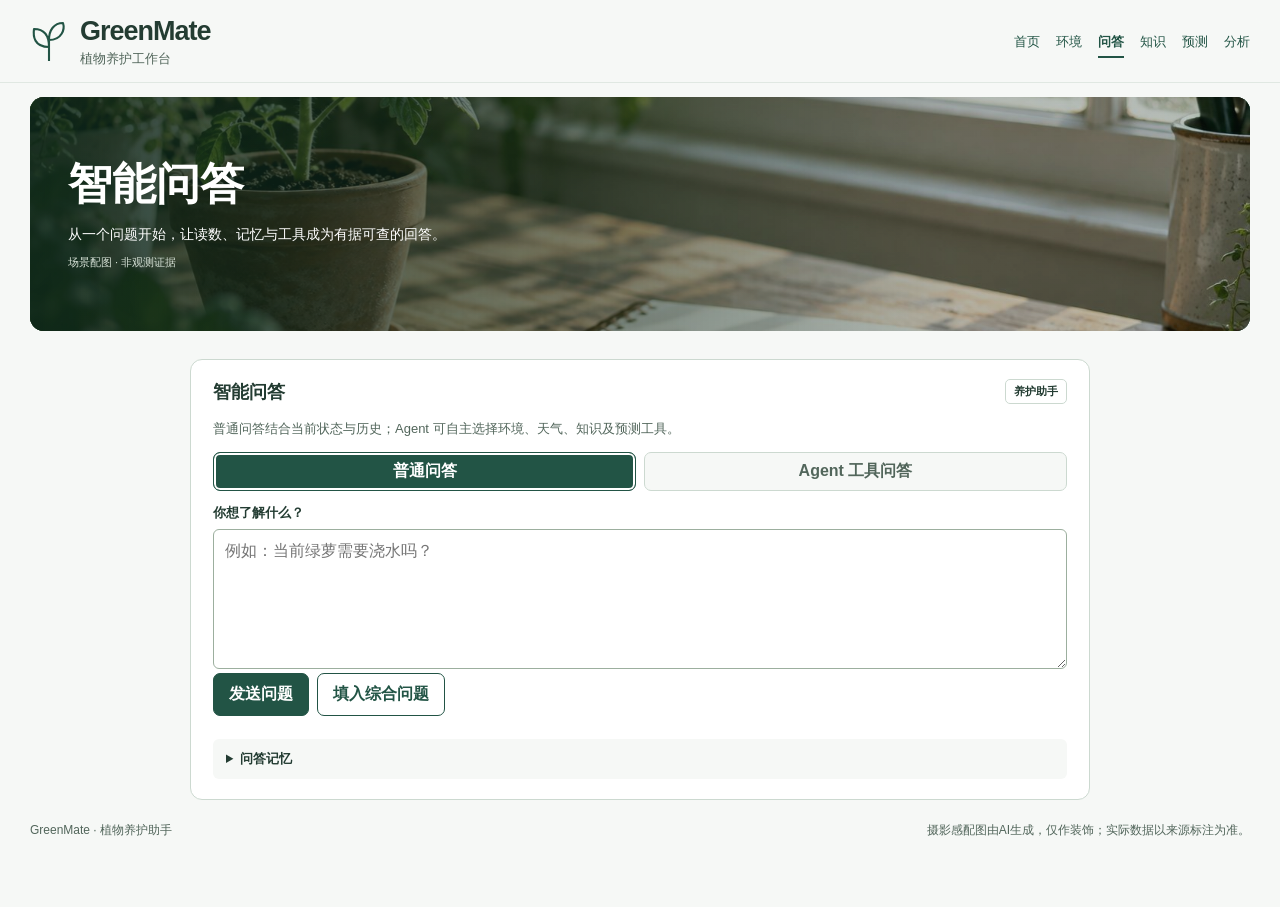
<file: conversation.html>
<!doctype html>
<html lang="zh-CN"><head><meta charset="utf-8"><meta name="viewport" content="width=device-width,initial-scale=1"><title>智能问答 · GreenMate</title><link rel="stylesheet" href="/static/app.css"><script src="/static/app.js" defer></script><script src="/static/conversation.js" defer></script></head><body class="page-conversation"><header class="site-head"><div class="head-inner"><a class="brand" href="/" aria-label="GreenMate 首页"><svg class="mark" viewBox="0 0 38 44" aria-hidden="true"><path d="M19 41V16M19 27C4 27 3 16 4 9c10 0 15 6 15 18ZM19 20C32 20 35 9 33 3c-9 0-14 7-14 17Z" fill="none" stroke="currentColor" stroke-width="2.1" stroke-linejoin="round"/></svg><div><span class="brand-name">GreenMate</span><p class="subtitle">植物养护工作台</p></div></a><nav aria-label="页面导航"><a href="/">首页</a><a href="/environment">环境</a><a href="/conversation" aria-current="page">问答</a><a href="/knowledge">知识</a><a href="/prediction">预测</a><a href="/analysis">分析</a></nav></div></header><main><section class="page-banner"><div class="photo "><img src="/assets/img/scene-conversation.jpg" width="1600" height="1000" loading="lazy" decoding="async" alt="窗边木桌上的空白笔记、铅笔与番茄苗" onerror="this.closest('.photo')?.classList.add('img-fallback')"><svg class="photo-fallback" viewBox="0 0 100 100" fill="none" stroke="currentColor" stroke-width="1.5" aria-hidden="true"><path d="M50 88V30M50 57C20 57 19 36 23 22c22 0 27 16 27 35ZM50 44C77 44 82 21 76 10 56 12 50 24 50 44Z"/></svg></div><div class="banner-copy"><h1>智能问答</h1><p>从一个问题开始，让读数、记忆与工具成为有据可查的回答。</p><span>场景配图 · 非观测证据</span></div></section><div class="page-content"><section class="card chat-card" id="conversation" aria-labelledby="conversation-title"><div class="card-head"><h2 id="conversation-title">智能问答</h2><span class="badge">养护助手</span></div><div class="card-body"><p class="description">普通问答结合当前状态与历史；Agent 可自主选择环境、天气、知识及预测工具。</p><div class="mode-tabs" role="group" aria-label="问答方式"><button id="mode-ask" type="button" aria-pressed="true">普通问答</button><button id="mode-agent" type="button" aria-pressed="false">Agent 工具问答</button></div><form id="ask-form"><label for="question">你想了解什么？</label><textarea id="question" name="question" maxlength="2000" required placeholder="例如：当前绿萝需要浇水吗？"></textarea><div class="actions"><button id="ask-button" type="submit">发送问题</button><button id="example-question" class="secondary" type="button">填入综合问题</button></div></form><p class="notice" id="ask-status" role="status" aria-live="polite"></p><div id="answer-evidence" class="badges" aria-label="回答证据类型"></div><div id="answer" class="answer" aria-live="polite"></div><details id="agent-trace" hidden><summary id="agent-trace-summary">本次工具调用链</summary><p class="small">只展示实际执行记录。MODEL_OUTPUT 是预测证据，不是测量或天气数据。</p><ol class="tool-list" id="agent-tool-list"></ol></details><details id="chat-memory"><summary>问答记忆</summary><button id="load-chat" class="secondary" type="button">刷新问答历史</button><p class="notice" id="chat-status" role="status"></p><div class="history-list" id="chat-history"></div></details></div></section></div><footer class="footer"><span>GreenMate · 植物养护助手</span><span>摄影感配图由AI生成，仅作装饰；实际数据以来源标注为准。</span></footer></main></body></html>
</file>
<file: static/app.css>
:root{color-scheme:light;--leaf:#225445;--sage:#dce9e2;--paper:#f6f8f6;--ink:#233c32;--muted:#52665b;--line:#ccd9d0;--amber:#936325;--red:#9f3b37;font-family:"PingFang SC","Microsoft YaHei",sans-serif;color:var(--ink);background:var(--paper)}
*{box-sizing:border-box}body{margin:0}button,input,textarea{font:inherit}button{cursor:pointer;border:1px solid var(--leaf);background:var(--leaf);color:white;border-radius:7px;padding:10px 15px;font-weight:600}button:hover{filter:brightness(.94)}button:disabled{opacity:.55;cursor:wait}button.secondary{background:white;color:var(--leaf)}button[aria-pressed=true]{box-shadow:inset 0 0 0 2px white}input,textarea{border:1px solid #9caf9e;border-radius:6px;background:white;padding:11px;color:var(--ink);width:100%}textarea{resize:vertical;min-height:95px}button:focus-visible,input:focus-visible,textarea:focus-visible,summary:focus-visible,a:focus-visible{outline:3px solid #b5964c;outline-offset:3px}a{color:var(--leaf)}
.site-head{position:sticky;top:0;z-index:30;background:rgba(246,248,246,.86);backdrop-filter:blur(14px);-webkit-backdrop-filter:blur(14px);border-bottom:1px solid rgba(204,217,208,.55)}.head-inner{max-width:1280px;margin:auto;padding:16px 30px 14px;display:flex;justify-content:space-between;align-items:center;gap:20px}.brand{display:flex;align-items:center;gap:12px}.mark{width:38px;height:44px;color:var(--leaf)}h1{font-size:27px;letter-spacing:-1px;margin:0}.subtitle{font-size:13px;color:var(--muted);margin:3px 0 0}nav{display:flex;gap:16px;font-size:13px}nav a{text-decoration:none}main{max-width:1280px;margin:auto;padding:0 30px 35px}.intro{padding:15px 0 24px;border-top:1px solid var(--line);display:flex;justify-content:space-between;align-items:center;gap:16px}.intro h2{font-family:"Songti SC","STSong",serif;font-size:27px;font-weight:600;margin:0}.intro p{margin:5px 0 0;color:var(--muted);font-size:14px}.local-note{font-size:12px;max-width:260px;line-height:1.6;color:var(--muted)}.workspace{display:grid;grid-template-columns:minmax(0,1fr) minmax(0,1.25fr);gap:20px;align-items:start}.card{background:white;border:1px solid var(--line);border-radius:12px;overflow:hidden}.card-head{padding:19px 22px 14px;display:flex;align-items:center;justify-content:space-between;gap:12px}.card-head h2{margin:0;font-size:18px}.card-body{padding:0 22px 20px}.description{color:var(--muted);font-size:13px;line-height:1.7;margin:0 0 12px}.badge{display:inline-flex;padding:4px 8px;border:1px solid var(--line);border-radius:5px;font-size:11px;font-weight:600;overflow-wrap:anywhere}.badge.sim{background:#e6f0e8;color:#24573c}.badge.real{background:#e4eef7;color:#2a5275}.badge.model{background:#f5eedc;color:#715322}.badges{display:flex;flex-wrap:wrap;gap:6px;margin:10px 0}.readings{display:grid;grid-template-columns:1fr 1fr 1.25fr;gap:10px;padding:18px 0;border-top:1px solid var(--line);border-bottom:1px solid var(--line);margin:16px 0}.readings dt{color:var(--muted);font-size:12px}.readings dd{margin:8px 0 0;font-size:28px;letter-spacing:-.7px;font-variant-numeric:tabular-nums}.unit{font-size:12px;letter-spacing:0}.actions{display:flex;gap:8px;flex-wrap:wrap}.small{font-size:12px;color:var(--muted);line-height:1.7}.notice{font-size:13px;line-height:1.7;margin:12px 0 0;white-space:pre-wrap;overflow-wrap:anywhere}.notice:empty{display:none}.notice.error{color:var(--red);background:#fbefec;border-left:3px solid var(--red);padding:10px 12px}.notice.success{color:var(--leaf)}label{display:block;font-size:13px;font-weight:600;margin:12px 0 7px}.answer{white-space:pre-wrap;overflow-wrap:anywhere;font-size:14px;line-height:1.8;border-top:1px solid var(--line);padding-top:14px;margin-top:14px}.answer:empty{display:none}details{margin-top:13px;background:var(--paper);padding:11px 13px;border-radius:6px}summary{cursor:pointer;font-size:13px;font-weight:600}pre{white-space:pre-wrap;overflow-wrap:anywhere;font-size:12px;line-height:1.6}ol.tool-list{list-style:none;padding-left:0;font-size:13px}ol.tool-list>li{margin:15px 0}.tool-title{font-size:13px;overflow-wrap:anywhere}.history-list{max-height:180px;overflow:auto;margin-top:10px}.history-message{font-size:13px;line-height:1.6;padding:8px 0;border-bottom:1px solid var(--line);white-space:pre-wrap;overflow-wrap:anywhere}.plant-list{display:flex;flex-wrap:wrap;gap:8px;margin-bottom:14px}.plant-list button{border-color:var(--line);background:var(--paper);color:var(--ink);padding:7px 12px;font-size:13px}.search-row{display:flex;gap:8px;align-items:center}.search-row button{white-space:nowrap}.knowledge-item{border-top:1px solid var(--line);padding:12px 0}.knowledge-item h3{font-size:15px;margin:0 0 5px}.knowledge-item p{font-size:13px;line-height:1.7;margin:4px 0}.prediction-box{padding:16px;background:#edf4ee;border-radius:8px;margin:12px 0}.prediction-title{font-family:"Songti SC","STSong",serif;font-size:27px;margin:0 0 9px}.probability{font-size:15px;font-variant-numeric:tabular-nums}.boundary{font-size:12px;line-height:1.75;color:var(--amber);background:#faf7ef;padding:12px;border-radius:6px}.footer{font-size:12px;color:var(--muted);margin-top:22px;display:flex;justify-content:space-between;gap:12px}.chat-card{grid-column:2;grid-row:1 / span 2}.knowledge-card{grid-column:1}.prediction-card{grid-column:1 / -1}.prediction-layout{display:grid;grid-template-columns:1fr 1.25fr;gap:24px}.mode-tabs{display:flex;gap:8px;margin-bottom:13px}.mode-tabs button{flex:1;padding:8px}.mode-tabs button[aria-pressed=false]{background:var(--paper);color:var(--muted);border-color:var(--line)}.loading{color:var(--muted)}[hidden]{display:none!important}
@media(max-width:850px){.workspace{grid-template-columns:1fr}.chat-card,.knowledge-card,.prediction-card{grid-column:auto;grid-row:auto}.prediction-layout{grid-template-columns:1fr;gap:8px}.head-inner{padding:16px}.intro{align-items:start}.local-note{display:none}main{padding:0 16px 25px}nav{gap:10px}.readings dd{font-size:26px}}
@media(max-width:450px){nav{display:none}.card-head{padding:16px}.card-body{padding:0 16px 18px}.intro h2{font-size:24px}.search-row{flex-wrap:wrap}.search-row button{width:100%}.readings dd{font-size:23px}}
.analysis-card{grid-column:1/-1}.analysis-grid{display:grid;grid-template-columns:minmax(0,1.65fr) minmax(0,1fr);gap:24px}.analysis-inputs{display:grid;grid-template-columns:minmax(0,2fr) minmax(0,1fr);gap:16px}.run-id{font-weight:600;overflow-wrap:anywhere}.analysis-subtitle{font-size:15px;margin:16px 0 8px}.analysis-summary p,.analysis-summary li{font-size:13px;line-height:1.8;overflow-wrap:anywhere}.analysis-run{display:block;width:100%;text-align:left;background:var(--paper);color:var(--ink);border-color:var(--line);font-size:12px;font-weight:400;overflow-wrap:anywhere;margin-top:8px}.analysis-run span{display:block;line-height:1.6}.analysis-limits{padding-left:20px}@media(max-width:850px){.analysis-grid,.analysis-inputs{grid-template-columns:1fr;gap:10px}}
#s3-results{grid-template-columns:repeat(2,minmax(0,1fr))}@media(max-width:850px){#s3-results{grid-template-columns:1fr}}
.scenario-card{grid-column:1/-1}.compare-scroll{overflow-x:auto;margin-top:14px}.compare-table{width:100%;border-collapse:collapse;table-layout:fixed;min-width:650px}.compare-table th,.compare-table td{border:1px solid var(--line);padding:12px;text-align:left;vertical-align:top;overflow-wrap:anywhere;font-size:13px;line-height:1.7}.compare-table th{background:var(--paper)}.compare-table th:first-child{width:16%}.compare-table th:last-child{width:11%}.compare-table pre{font-size:11px}.compare-ids{font-size:12px;overflow-wrap:anywhere;line-height:1.8}.delta-list{padding-left:20px;font-size:13px;line-height:1.8;overflow-wrap:anywhere}
.s4-evidence{display:grid;grid-template-columns:repeat(auto-fit,minmax(min(100%,290px),1fr));gap:16px}.s4-evidence article{border:1px solid var(--line,#dce6df);border-radius:12px;padding:16px;min-width:0}.s4-evidence pre{max-height:320px;overflow:auto;white-space:pre-wrap;overflow-wrap:anywhere}.s4-evidence h4{margin:0 0 12px}.s4-evidence p,#s4-tools li{overflow-wrap:anywhere}#s4-conflict{grid-column:1/-1}#s4-level{font-weight:600}
/* 首页：随读数变化的温室场景 */
[id]{scroll-margin-top:92px}
.hero{position:relative;margin:8px 0 0;border-radius:20px;overflow:hidden;color:#eaf2ec;display:grid;grid-template-columns:minmax(0,.95fr) minmax(0,1.15fr);gap:30px;align-items:center;padding:clamp(26px,4vw,54px);background:#12271f}
.hero-mapping{grid-column:1/-1;margin:0;background:rgba(234,242,236,.04);color:#b9cfc2}.hero-mapping summary{font-weight:400;font-size:11px}.hero-mapping p{font-size:12px;line-height:1.8;max-width:75ch}.hero-copy{position:relative;z-index:2}
.hero h1{font-family:"Songti SC","STSong",serif;font-weight:600;font-size:clamp(38px,4.4vw,66px);line-height:1.14;letter-spacing:-.025em;margin:0;text-wrap:balance}
.hero-lede{font-size:15px;line-height:1.9;color:#b9cfc2;margin:18px 0 0;max-width:32em}
.hero-actions{display:flex;flex-wrap:wrap;gap:10px;margin-top:26px}
.hero-actions a{display:inline-flex;align-items:center;padding:12px 18px;border-radius:8px;font-size:14px;font-weight:600;text-decoration:none;border:1px solid transparent}
.hero-actions .primary{background:#eaf2ec;color:#17332a}
.hero-actions .primary:hover{background:#fff}
.hero-actions .ghost{color:#eaf2ec;border-color:rgba(234,242,236,.32)}
.hero-actions .ghost:hover{border-color:rgba(234,242,236,.7);background:rgba(234,242,236,.07)}
.hero-readings{display:grid;grid-template-columns:repeat(3,minmax(0,1fr));gap:14px;margin:30px 0 0;padding-top:20px;border-top:1px solid rgba(234,242,236,.16)}
.hero-readings dt{font-size:11.5px;color:#9db8a9}
.hero-readings dd{margin:8px 0 0;font-size:clamp(21px,2.4vw,29px);font-variant-numeric:tabular-nums;letter-spacing:-.02em}
.hero-readings .unit{font-size:12px;color:#9db8a9;letter-spacing:0;margin-left:2px}
.hero-source{display:flex;align-items:center;flex-wrap:wrap;gap:8px;margin:16px 0 0;font-size:12px;color:#9db8a9}
.hero-source .badge{border-color:rgba(234,242,236,.26);background:rgba(234,242,236,.1);color:#d7e6dc}
.hero-source .badge.sim{background:rgba(143,195,157,.12);color:#c5e6cd;border-color:rgba(143,195,157,.35)}.hero-source .badge.real{background:rgba(130,188,218,.12);color:#c3dfef;border-color:rgba(130,188,218,.4)}
.stage{position:relative;margin:0;align-self:stretch;min-height:clamp(320px,52vh,470px);z-index:2}
.stage canvas{position:absolute;inset:0;display:block;width:100%;height:100%;opacity:0;transition:opacity .7s ease;cursor:grab;touch-action:pan-y}
.stage.is-live canvas{opacity:1}
.stage canvas:active{cursor:grabbing}
.stage-fallback{position:absolute;inset:0;display:grid;place-items:center}
.stage-fallback svg{width:min(70%,320px);height:auto;color:#5f8a75;opacity:.55}
.stage.is-live .stage-fallback{display:none}
.stage-hint{position:absolute;left:2px;bottom:0;margin:0;font-size:11px;color:#7f9e8d}
@media(max-width:850px){.hero{grid-template-columns:1fr;gap:20px;padding:26px 22px 30px}.stage{height:270px;min-height:270px}.hero-readings{margin-top:24px}}
@media(max-width:450px){.hero{border-radius:14px;padding:22px 16px 26px}.stage{height:230px;min-height:230px}.hero-actions a{padding:11px 15px}}
@media(prefers-reduced-motion:reduce){.stage canvas{transition:none}}
/* Shared six-page shell. Content retains its original evidence labels. */
.brand{text-decoration:none;color:var(--ink)}.brand-name{font-size:27px;font-weight:700;letter-spacing:-1px;display:block}
nav a{position:relative;padding:9px 0}nav a[aria-current=page]{font-weight:700}nav a[aria-current=page]::after{content:"";position:absolute;height:2px;bottom:2px;left:0;right:0;background:var(--leaf)}
main{min-height:calc(100vh - 90px)}.hero{isolation:isolate;background:#12271f;margin-top:14px}.hero h1{font-family:"Songti SC","STSong",serif;font-weight:600;font-size:clamp(38px,4.4vw,66px);line-height:1.14;letter-spacing:-.025em;margin:0}
.photo{position:relative;overflow:hidden;background:#244a3c}.photo img{display:block;width:100%;height:100%;object-fit:cover}.photo-fallback{display:none;position:absolute;width:80px;height:90px;top:50%;left:50%;transform:translate(-50%,-50%);color:#c8d9cb}.img-fallback{background:linear-gradient(125deg,#16382a,#68836b)}.img-fallback img{visibility:hidden}.img-fallback .photo-fallback{display:block}
.hero-photo{position:absolute;inset:0;z-index:-1;opacity:.2}.hero-photo img{object-position:center}.hero-photo .photo-fallback{opacity:.5;left:80%}
.entry-grid{display:grid;grid-template-columns:repeat(2,minmax(0,1fr));gap:22px;margin:30px 0}.entry-card{display:block;min-width:0;border:1px solid var(--line);border-radius:12px;overflow:hidden;background:#fff;text-decoration:none;transition:border-color 180ms}.entry-card .photo{height:190px}.entry-card img{transition:transform 180ms}.entry-card:hover{border-color:var(--leaf)}.entry-card:hover img{transform:scale(1.03)}.entry-copy{padding:20px 22px;position:relative}.entry-copy h2{font-size:20px;margin:0 0 8px}.entry-copy p{font-size:14px;line-height:1.7;margin:0;padding-right:24px;color:var(--muted)}.entry-copy>span{position:absolute;right:22px;top:22px;font-size:22px}
.capabilities{display:grid;grid-template-columns:auto repeat(3,minmax(0,1fr));gap:24px;padding:22px 0;border-top:1px solid var(--line);border-bottom:1px solid var(--line)}.capabilities h2{font-size:15px;margin:0;line-height:1.8}.capabilities p{font-size:13px;line-height:1.8;margin:0;color:var(--muted)}.capabilities strong{display:block;color:var(--ink);font-weight:600}
.page-banner{height:clamp(180px,26vh,300px);position:relative;overflow:hidden;border-radius:14px;margin:14px 0 28px;background:#225445;isolation:isolate}.page-banner>.photo{position:absolute;inset:-24px 0;z-index:-2}.page-banner img{height:100%;will-change:transform}.page-banner::after{content:"";position:absolute;inset:0;background:linear-gradient(90deg,rgba(14,40,28,.88),rgba(14,40,28,.27) 76%);z-index:-1}.banner-copy{height:100%;display:flex;flex-direction:column;justify-content:center;padding:30px 38px;color:#fff;max-width:800px}.banner-copy h1{font:600 clamp(30px,3.4vw,45px)/1.2 "Songti SC","STSong",serif;letter-spacing:0}.banner-copy p{line-height:1.8;font-size:14px;margin:12px 0 8px}.banner-copy span{font-size:11px;color:#d5e0d5}
.page-content{min-width:0}.page-content>.card{min-width:0}.data-note{padding:24px;border-left:1px solid var(--line);color:var(--muted)}.data-note h2{font:600 24px/1.4 "Songti SC",serif;color:var(--ink);margin:0 0 14px}.data-note p{font-size:14px;line-height:1.9;margin:0 0 16px}.data-note a{font-size:14px;font-weight:600}
.page-environment .page-content{display:grid;grid-template-columns:minmax(0,1.5fr) minmax(240px,.75fr);gap:32px}.page-environment .readings dd{font-size:38px}.page-conversation .page-content{max-width:900px;margin:auto}.page-conversation textarea{min-height:140px}.page-knowledge .knowledge-card{border:0;background:transparent}.page-knowledge .card-head{padding-left:0}.page-knowledge .card-body{padding-left:0;padding-right:0}.page-knowledge #plant-list{padding:16px 0;border-top:1px solid var(--line);border-bottom:1px solid var(--line)}.page-knowledge #knowledge-form{max-width:660px}.page-knowledge #knowledge-results{display:grid;grid-template-columns:repeat(2,minmax(0,1fr));gap:20px;margin-top:20px}.page-knowledge .knowledge-item{background:#fff;border:1px solid var(--line);border-radius:8px;padding:22px}.page-prediction .prediction-layout{grid-template-columns:1fr 1fr}.page-prediction .data-note{border:0;border-bottom:1px solid var(--line);padding-left:0}.page-analysis .page-content{display:grid;gap:24px}.page-analysis input[type=checkbox]{width:auto;margin-right:7px}
.scene-reset{position:absolute;top:4px;right:4px;border:1px solid #79998a;color:#d8e9df;background:#17362bcc;font-size:11px;padding:8px 10px;font-weight:400;z-index:3}.plant-tooltip{position:absolute;top:50px;right:5px;padding:12px 14px;max-width:240px;pointer-events:none;background:#eef4ed;color:#17362b;border:1px solid #acbfb0;border-radius:6px;font-size:13px;z-index:3}.plant-tooltip small{display:block;font-size:11px;margin-top:6px;color:#4d6758}
html.is-leaving{opacity:0}@keyframes page-arrive{from{opacity:0}to{opacity:1}}body{animation:page-arrive 180ms ease-out}::view-transition-old(root),::view-transition-new(root){animation-duration:180ms}
@media(max-width:850px){.head-inner{flex-wrap:wrap;gap:4px 20px}.page-environment .page-content{grid-template-columns:1fr;gap:12px}.data-note{border-left:0;border-top:1px solid var(--line);padding:22px 0}.page-prediction .prediction-layout{grid-template-columns:1fr}.capabilities{grid-template-columns:1fr;gap:10px}.capabilities strong{display:inline;margin-right:12px}.footer{flex-direction:column;gap:5px}.page-banner{margin-top:12px}.banner-copy{padding:22px 25px}}
@media(max-width:450px){nav{display:flex;width:100%;justify-content:space-between;gap:8px}nav a{padding:6px 0}.head-inner{padding:10px 16px}.brand-name{font-size:23px}.mark{height:34px;width:30px}.subtitle{font-size:11px}.entry-grid{grid-template-columns:1fr;gap:18px}.entry-card .photo{height:170px}.entry-copy{padding:18px}.page-knowledge #knowledge-results{grid-template-columns:1fr}.page-banner{border-radius:10px}.banner-copy{padding:20px}.page-environment .readings dd{font-size:26px}[id]{scroll-margin-top:130px}.hero h1{font-size:38px}.hero-actions a{font-size:13px;padding:11px 12px}.scene-reset{top:0}.plant-tooltip{max-width:215px}}
@media(prefers-reduced-motion:reduce){.entry-card,.entry-card img,.stage canvas{transition:none}.entry-card:hover img{transform:none}.page-banner img{transform:none!important}::view-transition-old(root),::view-transition-new(root){animation:none!important}}

@media(prefers-reduced-motion:reduce){body{animation:none}html.is-leaving{opacity:1}}
</file>
